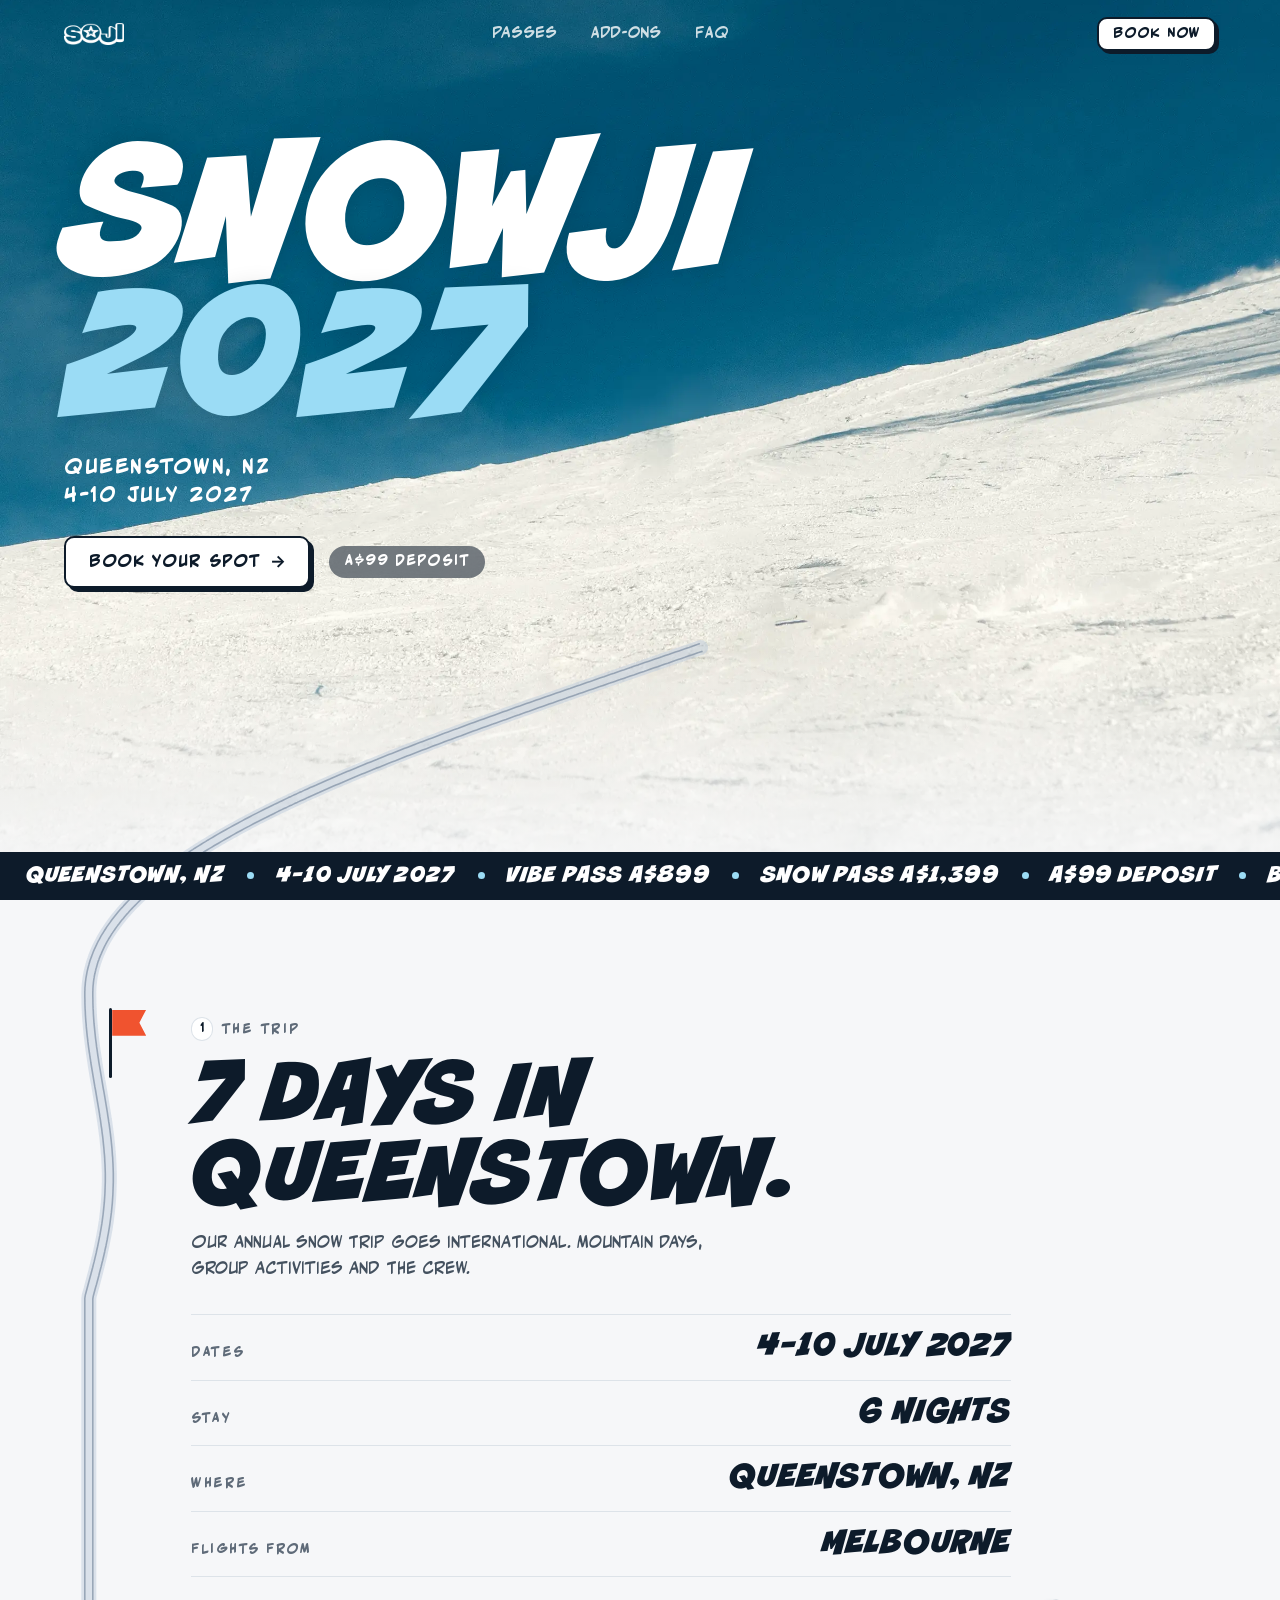
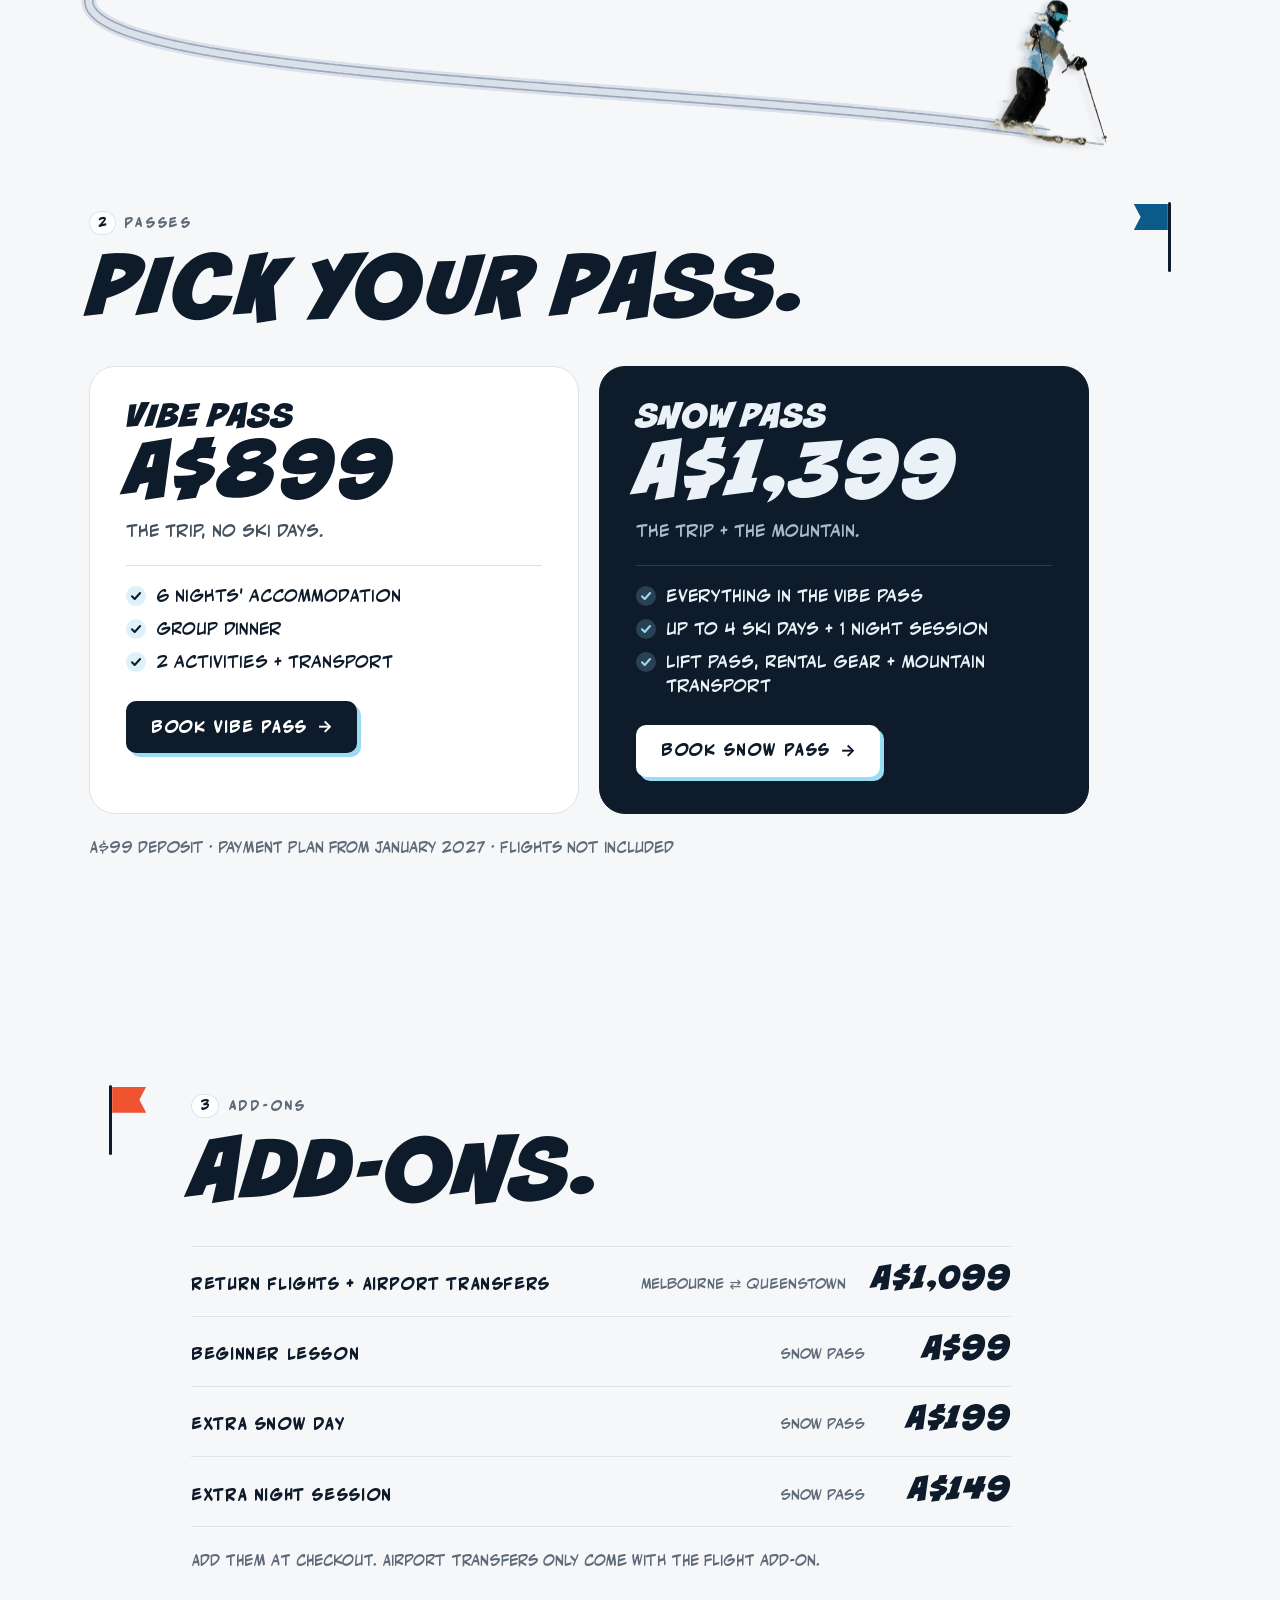
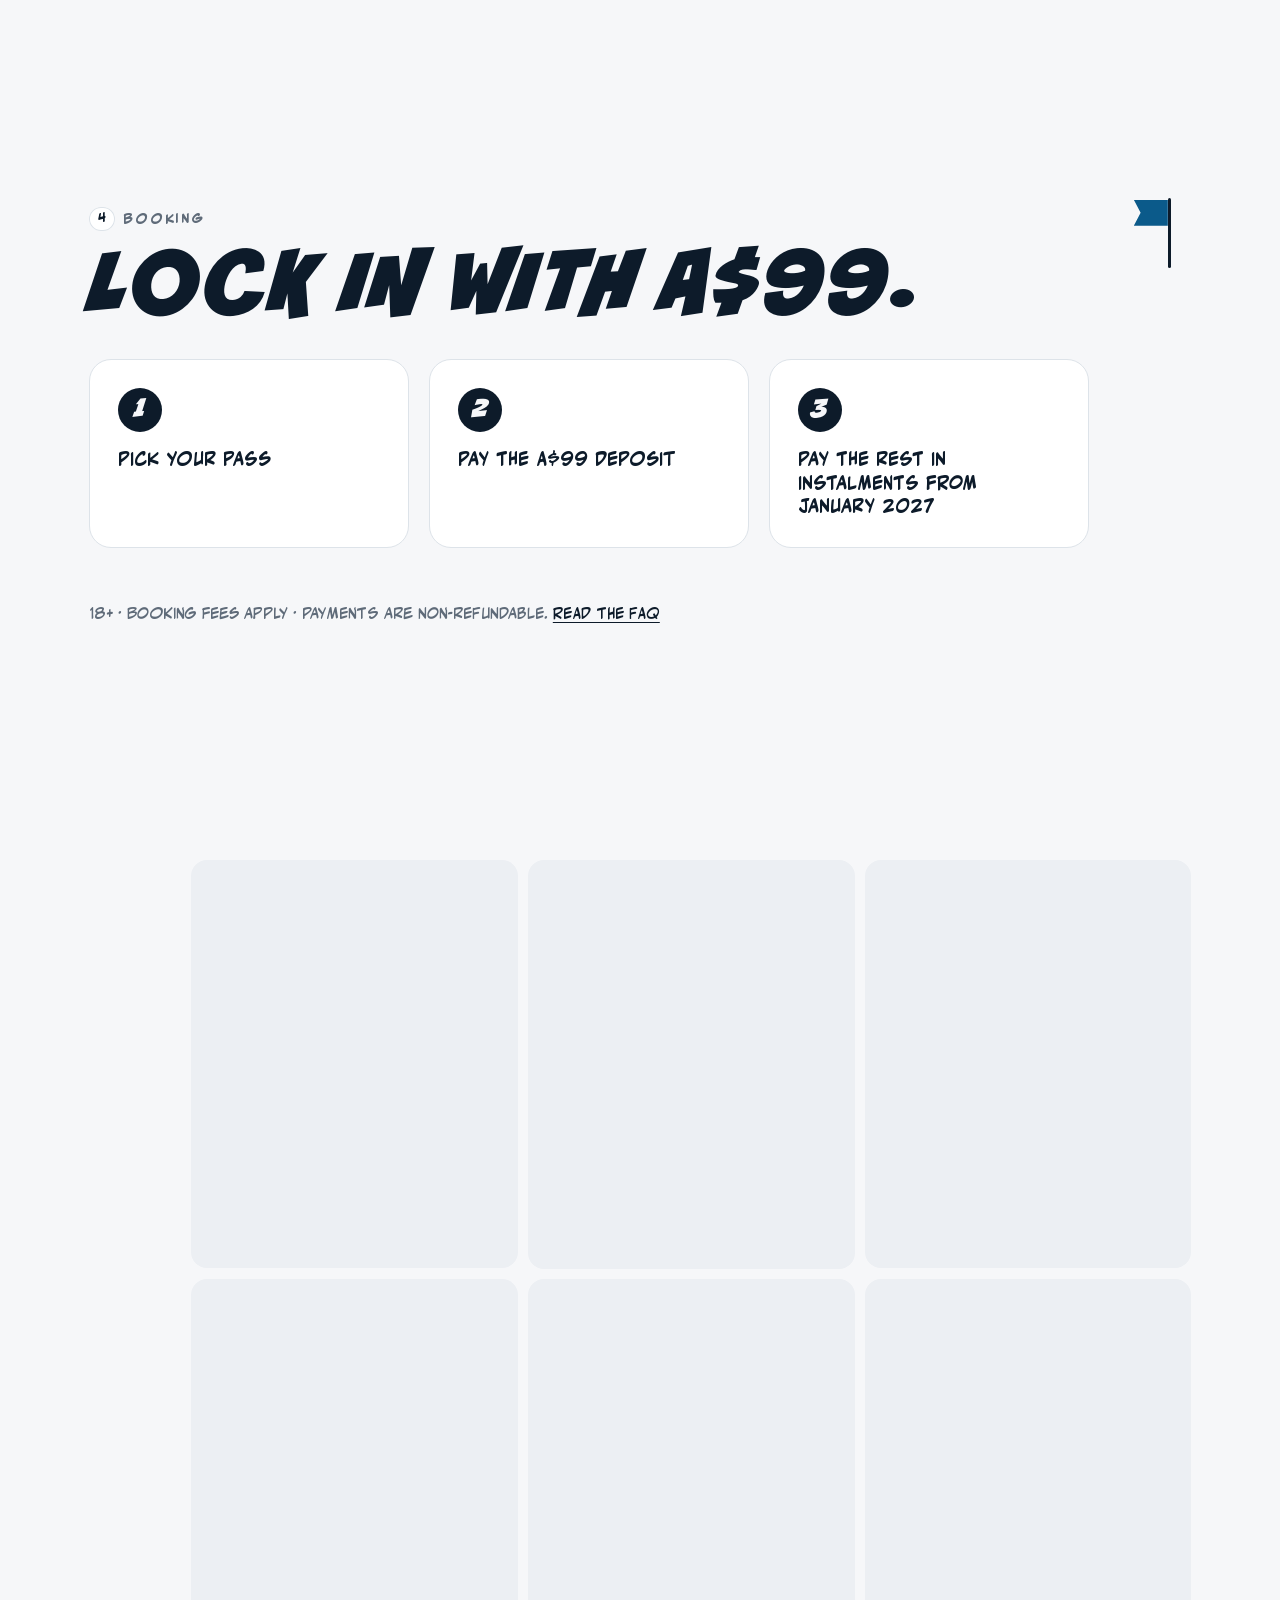
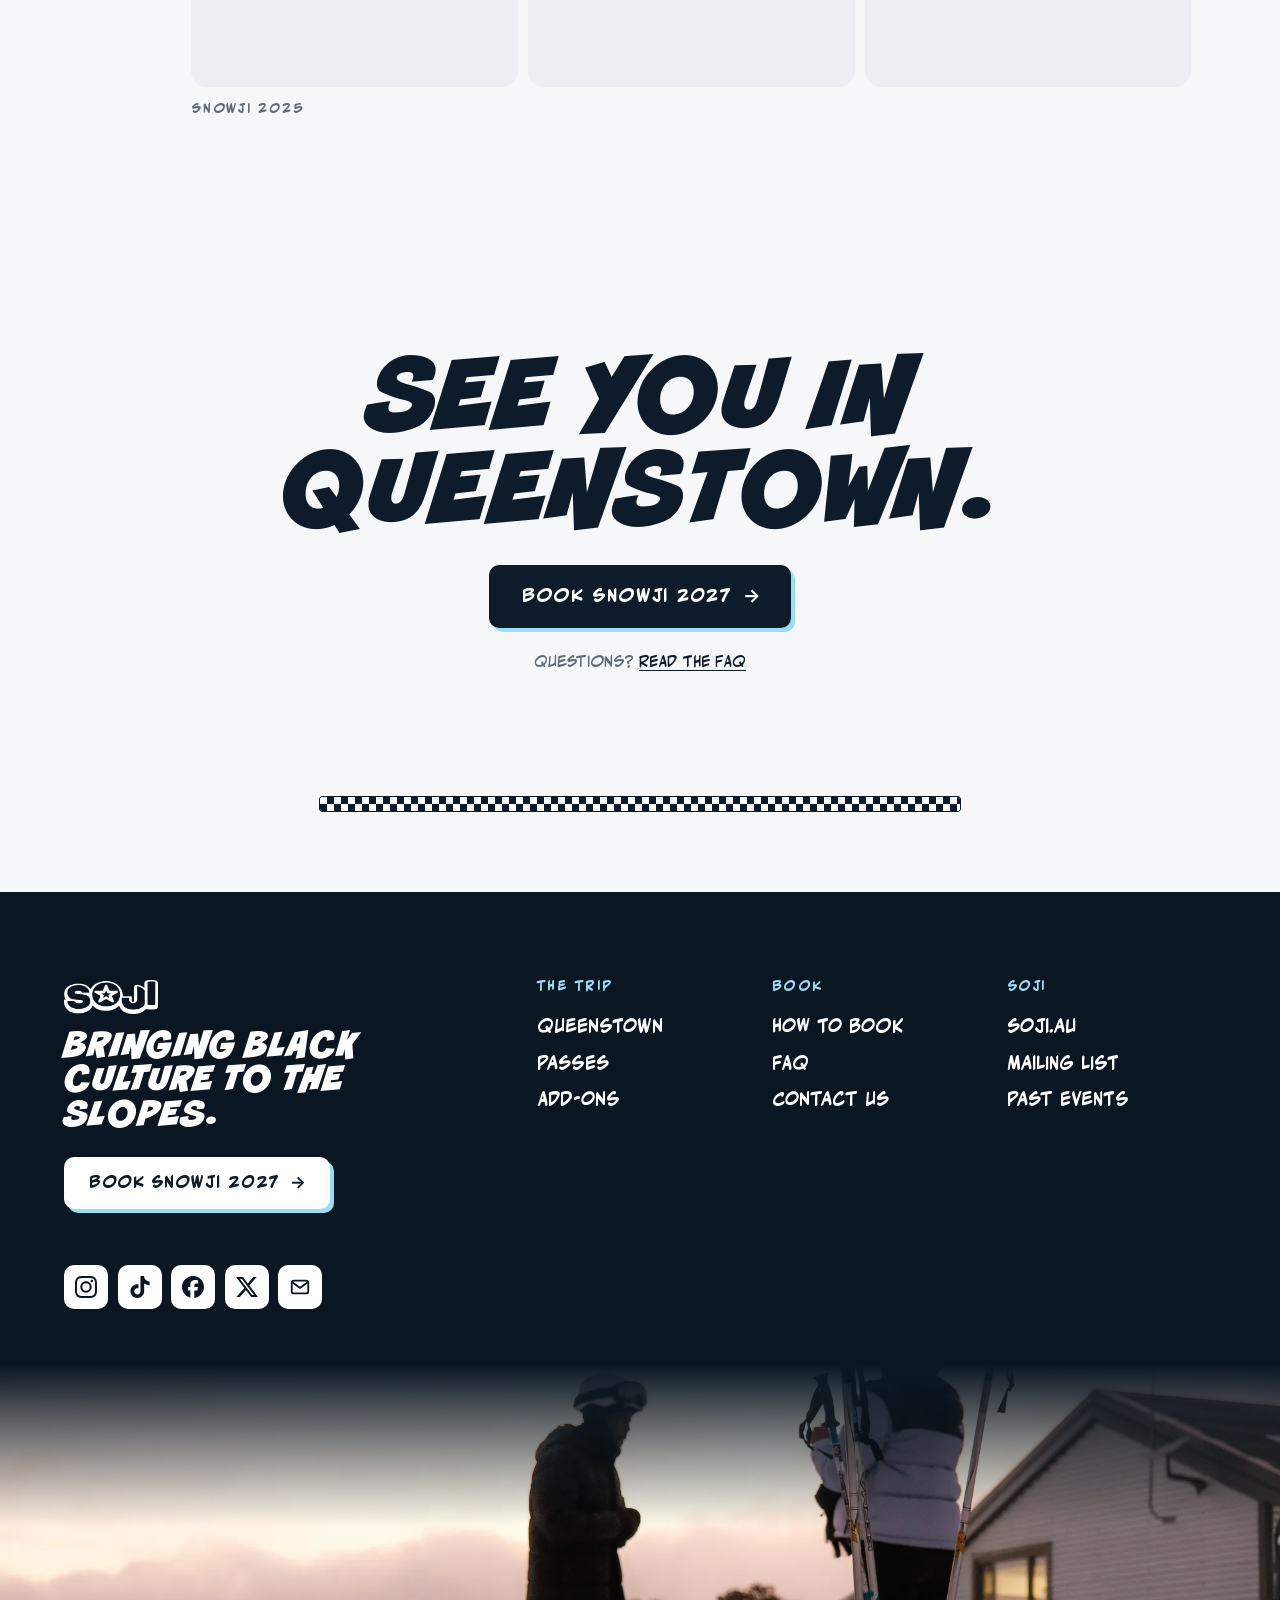
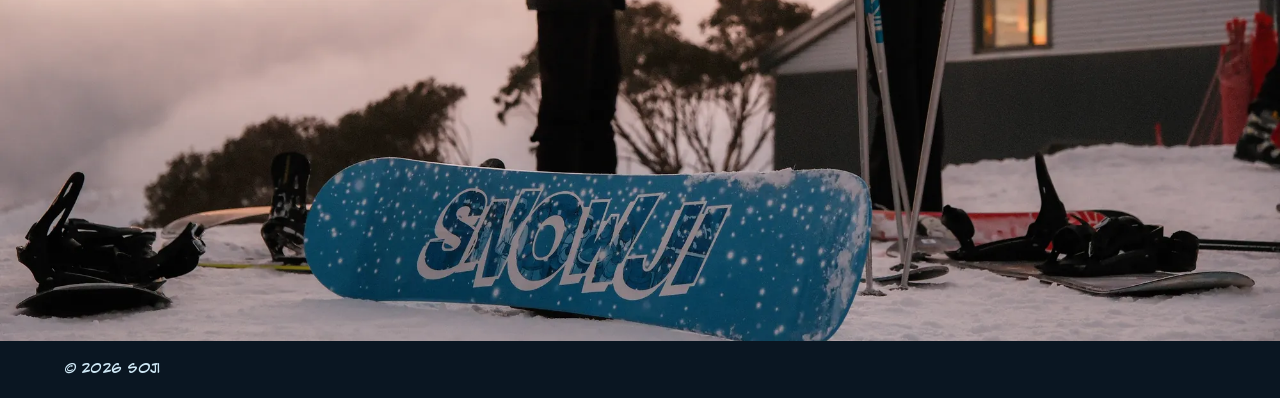
<file: index.html>
<!doctype html>
<html lang="en-AU">
<head>
  <meta charset="utf-8">
  <meta name="viewport" content="width=device-width, initial-scale=1, viewport-fit=cover">
  <title>SNOWJI 2027 · Queenstown, 4–10 July</title>
  <meta name="description" content="SNOWJI 2027: 7 days in Queenstown, New Zealand with SOJI. Vibe Pass A$899, Snow Pass A$1,399. Lock in with an A$99 deposit.">
  <meta name="theme-color" content="#0B4F7C">
  <meta property="og:site_name" content="SOJI">
  <meta property="og:locale" content="en_AU">
  <meta property="og:type" content="website">
  <meta property="og:url" content="https://snowji.soji.au/">
  <meta property="og:title" content="SNOWJI 2027 · Queenstown, 4–10 July">
  <meta property="og:description" content="7 days in Queenstown with the crew. Vibe Pass A$899, Snow Pass A$1,399. Lock in with an A$99 deposit.">
  <meta property="og:image" content="https://snowji.soji.au/assets/img/preview.jpg">
  <meta property="og:image:width" content="1200">
  <meta property="og:image:height" content="630">
  <meta property="og:image:alt" content="SNOWJI 2027 – Queenstown, NZ, 4–10 July 2027. A SNOWJI 2025 skier carving down a snowy slope under a blue sky.">
  <meta name="twitter:card" content="summary_large_image">
  <meta name="twitter:title" content="SNOWJI 2027 · Queenstown, 4–10 July">
  <meta name="twitter:description" content="7 days in Queenstown with the crew. Vibe Pass A$899, Snow Pass A$1,399. Lock in with an A$99 deposit.">
  <meta name="twitter:image" content="https://snowji.soji.au/assets/img/preview.jpg">
  <link rel="canonical" href="https://snowji.soji.au/">
  <link rel="icon" href="data:image/svg+xml,%3Csvg xmlns='http://www.w3.org/2000/svg' viewBox='0 0 64 64'%3E%3Crect width='64' height='64' rx='16' fill='%230D1B2A'/%3E%3Cpath d='M32 12v40M14.7 22l34.6 20M14.7 42l34.6-20' stroke='%23F6F7F9' stroke-width='5' stroke-linecap='round'/%3E%3C/svg%3E">
  <link rel="preconnect" href="https://fonts.googleapis.com">
  <link rel="preconnect" href="https://fonts.gstatic.com" crossorigin>
  <link href="https://fonts.googleapis.com/css2?family=Bangers&family=Inter:wght@400;500;600;700&display=swap" rel="stylesheet">
  <link rel="preload" href="assets/fonts/cc-smash.woff" as="font" type="font/woff" crossorigin>
  <link rel="stylesheet" href="css/styles.css">
  <script>document.documentElement.classList.add('js')</script>
</head>
<body class="home">
  <header class="nav on-photo" id="nav">
    <a class="brand" href="#top" aria-label="SOJI · SNOWJI 2027, back to top">
      <span class="soji-mark" aria-hidden="true"></span>
    </a>
    <nav class="nav-links" aria-label="Sections">
      <a href="#passes">Passes</a>
      <a href="#add-ons">Add-ons</a>
      <a href="faq.html">FAQ</a>
    </nav>
    <a class="btn btn-light btn-sm" href="https://www.wetravel.com/trips/snowji-2027-soji-3534687816" target="_blank" rel="noopener">Book now</a>
  </header>

  <main class="mountain" id="top">
    <!-- trail + rider are drawn by js/main.js -->
    <svg class="trail" aria-hidden="true" focusable="false">
      <path class="trail-groove" d=""/>
      <path class="trail-track" d=""/>
      <path class="trail-track" d=""/>
    </svg>
    <div class="rider" aria-hidden="true"><img src="assets/img/skier.webp" width="592" height="720" alt=""></div>

    <section class="hero" aria-labelledby="hero-title">
      <figure class="hero-photo">
        <img class="hero-clean" src="assets/img/hero-clean-sm.webp" srcset="assets/img/hero-clean-sm.webp 1200w, assets/img/hero-clean.webp 2400w" sizes="100vw" width="2400" height="3600" alt="" decoding="async">
        <img class="hero-full" src="assets/img/hero-sm.webp" srcset="assets/img/hero-sm.webp 1200w, assets/img/hero.webp 2400w" sizes="100vw" width="2400" height="3600" alt="A SNOWJI 2025 skier carving down a white slope under a deep blue sky" fetchpriority="high">
      </figure>
      <div class="hero-copy">
        <h1 id="hero-title">SNOWJI <span>2027</span></h1>
        <p class="hero-meta">Queenstown, NZ<br>4–10 July 2027</p>
        <div class="hero-cta">
          <a class="btn btn-light" href="https://www.wetravel.com/trips/snowji-2027-soji-3534687816" target="_blank" rel="noopener">Book your spot</a>
          <span class="hero-price">A$99 deposit</span>
        </div>
      </div>
      <div class="marquee" aria-hidden="true">
        <div class="marquee-track">
          <span>Queenstown, NZ</span><span>4–10 July 2027</span><span>Vibe Pass A$899</span><span>Snow Pass A$1,399</span><span>A$99 deposit</span><span>Bringing Black culture to the slopes</span>
          <span>Queenstown, NZ</span><span>4–10 July 2027</span><span>Vibe Pass A$899</span><span>Snow Pass A$1,399</span><span>A$99 deposit</span><span>Bringing Black culture to the slopes</span>
        </div>
      </div>
    </section>

    <section class="run" id="trip" data-side="left" aria-labelledby="trip-title">
      <span class="lane"><span class="gate" aria-hidden="true"></span></span>
      <div class="run-body">
        <p class="gate-label"><b>1</b> The trip</p>
        <h2 id="trip-title">7 days in Queenstown.</h2>
        <p class="lede">Our annual snow trip goes international. Mountain days, group activities and the crew.</p>
        <dl class="facts">
          <div><dt>Dates</dt><dd>4–10 July 2027</dd></div>
          <div><dt>Stay</dt><dd>6 nights</dd></div>
          <div><dt>Where</dt><dd>Queenstown, NZ</dd></div>
          <div><dt>Flights from</dt><dd>Melbourne</dd></div>
        </dl>
      </div>
    </section>

    <section class="run" id="passes" data-side="right" aria-labelledby="passes-title">
      <span class="lane"><span class="gate" aria-hidden="true"></span></span>
      <div class="run-body">
        <p class="gate-label"><b>2</b> Passes</p>
        <h2 id="passes-title">Pick your pass.</h2>
        <div class="passes">
          <article class="pass">
            <h3>Vibe Pass</h3>
            <p class="price">A$899</p>
            <p class="pass-tag">The trip, no ski days.</p>
            <ul>
              <li>6 nights' accommodation</li>
              <li>Group dinner</li>
              <li>2 activities + transport</li>
            </ul>
            <a class="btn btn-ink" href="https://www.wetravel.com/trips/snowji-2027-soji-3534687816" target="_blank" rel="noopener">Book Vibe Pass</a>
          </article>
          <article class="pass pass-snow">
            <h3>Snow Pass</h3>
            <p class="price">A$1,399</p>
            <p class="pass-tag">The trip + the mountain.</p>
            <ul>
              <li>Everything in the Vibe Pass</li>
              <li>Up to 4 ski days + 1 night session</li>
              <li>Lift pass, rental gear + mountain transport</li>
            </ul>
            <a class="btn btn-light" href="https://www.wetravel.com/trips/snowji-2027-soji-3534687816" target="_blank" rel="noopener">Book Snow Pass</a>
          </article>
        </div>
        <p class="note">A$99 deposit · Payment plan from January 2027 · Flights not included</p>
      </div>
    </section>

    <section class="run" id="add-ons" data-side="left" aria-labelledby="addons-title">
      <span class="lane"><span class="gate" aria-hidden="true"></span></span>
      <div class="run-body">
        <p class="gate-label"><b>3</b> Add-ons</p>
        <h2 id="addons-title">Add-ons.</h2>
        <ul class="addons">
          <li><span class="ad-name">Return flights + airport transfers</span><span class="ad-for">Melbourne ⇄ Queenstown</span><span class="ad-price">A$1,099</span></li>
          <li><span class="ad-name">Beginner lesson</span><span class="ad-for">Snow Pass</span><span class="ad-price">A$99</span></li>
          <li><span class="ad-name">Extra snow day</span><span class="ad-for">Snow Pass</span><span class="ad-price">A$199</span></li>
          <li><span class="ad-name">Extra night session</span><span class="ad-for">Snow Pass</span><span class="ad-price">A$149</span></li>
        </ul>
        <p class="note">Add them at checkout. Airport transfers only come with the flight add-on.</p>
      </div>
    </section>

    <section class="run" id="booking" data-side="right" aria-labelledby="booking-title">
      <span class="lane"><span class="gate" aria-hidden="true"></span></span>
      <div class="run-body">
        <p class="gate-label"><b>4</b> Booking</p>
        <h2 id="booking-title">Lock in with A$99.</h2>
        <ol class="steps">
          <li>Pick your pass</li>
          <li>Pay the A$99 deposit</li>
          <li>Pay the rest in instalments from January 2027</li>
        </ol>
        <div class="tickets">
          <script src="https://cdn.wetravel.com/widgets/embed_packages.js" id="wetravel_package_listing" data-env="https://www.wetravel.com" data-version="v0.3" data-uid="1511722" data-uuid="3534687816" data-color="0d1b2a" data-text="Book now" data-showreviews="true" async></script>
        </div>
        <p class="note">18+ · Booking fees apply · Payments are non-refundable. <a href="faq.html">Read the FAQ</a></p>
      </div>
    </section>

    <section class="run" id="photos" data-side="left" aria-label="Photos from SNOWJI 2025">
      <span class="lane"></span>
      <div class="run-body">
        <div class="strip" tabindex="0">
          <figure><img src="assets/img/g-huddle.webp" width="1200" height="800" loading="lazy" decoding="async" alt="Friends in helmets and goggles huddled in a circle, shot from below against a blue sky"></figure>
          <figure><img src="assets/img/g-sunset-jump.webp" width="900" height="1350" loading="lazy" decoding="async" alt="Friends jumping and throwing up peace signs, silhouetted against a pink sunset"></figure>
          <figure><img src="assets/img/g-board.webp" width="900" height="1350" loading="lazy" decoding="async" alt="A woman in a cream snowsuit holding a blue SNOWJI snowboard"></figure>
          <figure><img src="assets/img/g-duo.webp" width="900" height="1350" loading="lazy" decoding="async" alt="Two friends in purple and pink ski suits on the slope"></figure>
          <figure><img src="assets/img/g-mates.webp" width="900" height="1350" loading="lazy" decoding="async" alt="Three friends laughing together in the snow"></figure>
          <figure><img src="assets/img/g-night.webp" width="900" height="1352" loading="lazy" decoding="async" alt="Three skiers on the slope during the night session"></figure>
        </div>
        <p class="strip-cap">SNOWJI 2025</p>
      </div>
    </section>

    <section class="run finish" id="book" data-side="right" aria-labelledby="finish-title">
      <span class="lane"></span>
      <div class="finish-body">
        <h2 id="finish-title">See you in Queenstown.</h2>
        <a class="btn btn-ink btn-lg" href="https://www.wetravel.com/trips/snowji-2027-soji-3534687816" target="_blank" rel="noopener">Book SNOWJI 2027</a>
        <p class="note">Questions? <a href="faq.html">Read the FAQ</a></p>
        <div class="finish-line" aria-hidden="true"><span class="finish-point"></span></div>
      </div>
    </section>
  </main>

  <footer class="foot">
    <div class="foot-top">
      <div class="foot-brand">
        <span class="soji-mark" aria-hidden="true"></span>
        <p class="foot-tag">Bringing Black culture to the slopes.</p>
        <a class="btn btn-light" href="https://www.wetravel.com/trips/snowji-2027-soji-3534687816" target="_blank" rel="noopener">Book SNOWJI 2027</a>
      </div>
      <nav class="foot-cols" aria-label="Footer">
        <div>
          <h2>The trip</h2>
          <a href="index.html#trip">Queenstown</a>
          <a href="index.html#passes">Passes</a>
          <a href="index.html#add-ons">Add-ons</a>
        </div>
        <div>
          <h2>Book</h2>
          <a href="index.html#booking">How to book</a>
          <a href="faq.html">FAQ</a>
          <a href="mailto:info@soji.au">Contact us</a>
        </div>
        <div>
          <h2>SOJI</h2>
          <a href="https://www.soji.au/" target="_blank" rel="noopener">soji.au</a>
          <a href="https://www.soji.au/mail" target="_blank" rel="noopener">Mailing list</a>
          <a href="https://www.soji.au/past-events" target="_blank" rel="noopener">Past events</a>
        </div>
      </nav>
    </div>
    <ul class="foot-social">
      <li><a href="https://www.instagram.com/soji.au" target="_blank" rel="noopener" aria-label="SOJI on Instagram"><svg viewBox="0 0 24 24" aria-hidden="true"><path d="M7.0301.084c-1.2768.0602-2.1487.264-2.911.5634-.7888.3075-1.4575.72-2.1228 1.3877-.6652.6677-1.075 1.3368-1.3802 2.127-.2954.7638-.4956 1.6365-.552 2.914-.0564 1.2775-.0689 1.6882-.0626 4.947.0062 3.2586.0206 3.6671.0825 4.9473.061 1.2765.264 2.1482.5635 2.9107.308.7889.72 1.4573 1.388 2.1228.6679.6655 1.3365 1.0743 2.1285 1.38.7632.295 1.6361.4961 2.9134.552 1.2773.056 1.6884.069 4.9462.0627 3.2578-.0062 3.668-.0207 4.9478-.0814 1.28-.0607 2.147-.2652 2.9098-.5633.7889-.3086 1.4578-.72 2.1228-1.3881.665-.6682 1.0745-1.3378 1.3795-2.1284.2957-.7632.4966-1.636.552-2.9124.056-1.2809.0692-1.6898.063-4.948-.0063-3.2583-.021-3.6668-.0817-4.9465-.0607-1.2797-.264-2.1487-.5633-2.9117-.3084-.7889-.72-1.4568-1.3876-2.1228C21.2982 1.33 20.628.9208 19.8378.6165 19.074.321 18.2017.1197 16.9244.0645 15.6471.0093 15.236-.005 11.977.0014 8.718.0076 8.31.0215 7.0301.0839m.1402 21.6932c-1.17-.0509-1.8053-.2453-2.2287-.408-.5606-.216-.96-.4771-1.3819-.895-.422-.4178-.6811-.8186-.9-1.378-.1644-.4234-.3624-1.058-.4171-2.228-.0595-1.2645-.072-1.6442-.079-4.848-.007-3.2037.0053-3.583.0607-4.848.05-1.169.2456-1.805.408-2.2282.216-.5613.4762-.96.895-1.3816.4188-.4217.8184-.6814 1.3783-.9003.423-.1651 1.0575-.3614 2.227-.4171 1.2655-.06 1.6447-.072 4.848-.079 3.2033-.007 3.5835.005 4.8495.0608 1.169.0508 1.8053.2445 2.228.408.5608.216.96.4754 1.3816.895.4217.4194.6816.8176.9005 1.3787.1653.4217.3617 1.056.4169 2.2263.0602 1.2655.0739 1.645.0796 4.848.0058 3.203-.0055 3.5834-.061 4.848-.051 1.17-.245 1.8055-.408 2.2294-.216.5604-.4763.96-.8954 1.3814-.419.4215-.8181.6811-1.3783.9-.4224.1649-1.0577.3617-2.2262.4174-1.2656.0595-1.6448.072-4.8493.079-3.2045.007-3.5825-.006-4.848-.0608M16.953 5.5864A1.44 1.44 0 1 0 18.39 4.144a1.44 1.44 0 0 0-1.437 1.4424M5.8385 12.012c.0067 3.4032 2.7706 6.1557 6.173 6.1493 3.4026-.0065 6.157-2.7701 6.1506-6.1733-.0065-3.4032-2.771-6.1565-6.174-6.1498-3.403.0067-6.156 2.771-6.1496 6.1738M8 12.0077a4 4 0 1 1 4.008 3.9921A3.9996 3.9996 0 0 1 8 12.0077" fill="currentColor"/></svg></a></li>
      <li><a href="https://www.tiktok.com/@soji.au" target="_blank" rel="noopener" aria-label="SOJI on TikTok"><svg viewBox="0 0 24 24" aria-hidden="true"><path d="M12.525.02c1.31-.02 2.61-.01 3.91-.02.08 1.53.63 3.09 1.75 4.17 1.12 1.11 2.7 1.62 4.24 1.79v4.03c-1.44-.05-2.89-.35-4.2-.97-.57-.26-1.1-.59-1.62-.93-.01 2.92.01 5.84-.02 8.75-.08 1.4-.54 2.79-1.35 3.94-1.31 1.92-3.58 3.17-5.91 3.21-1.43.08-2.86-.31-4.08-1.03-2.02-1.19-3.44-3.37-3.65-5.71-.02-.5-.03-1-.01-1.49.18-1.9 1.12-3.72 2.58-4.96 1.66-1.44 3.98-2.13 6.15-1.72.02 1.48-.04 2.96-.04 4.44-.99-.32-2.15-.23-3.02.37-.63.41-1.11 1.04-1.36 1.75-.21.51-.15 1.07-.14 1.61.24 1.64 1.82 3.02 3.5 2.87 1.12-.01 2.19-.66 2.77-1.61.19-.33.4-.67.41-1.06.1-1.79.06-3.57.07-5.36.01-4.03-.01-8.05.02-12.07z" fill="currentColor"/></svg></a></li>
      <li><a href="https://www.facebook.com/soji.au" target="_blank" rel="noopener" aria-label="SOJI on Facebook"><svg viewBox="0 0 24 24" aria-hidden="true"><path d="M9.101 23.691v-7.98H6.627v-3.667h2.474v-1.58c0-4.085 1.848-5.978 5.858-5.978.401 0 .955.042 1.468.103a8.68 8.68 0 0 1 1.141.195v3.325a8.623 8.623 0 0 0-.653-.036 26.805 26.805 0 0 0-.733-.009c-.707 0-1.259.096-1.675.309a1.686 1.686 0 0 0-.679.622c-.258.42-.374.995-.374 1.752v1.297h3.919l-.386 2.103-.287 1.564h-3.246v8.245C19.396 23.238 24 18.179 24 12.044c0-6.627-5.373-12-12-12s-12 5.373-12 12c0 5.628 3.874 10.35 9.101 11.647Z" fill="currentColor"/></svg></a></li>
      <li><a href="https://twitter.com/soji_au" target="_blank" rel="noopener" aria-label="SOJI on X"><svg viewBox="0 0 24 24" aria-hidden="true"><path d="M18.901 1.153h3.68l-8.04 9.19L24 22.846h-7.406l-5.8-7.584-6.638 7.584H.474l8.6-9.83L0 1.154h7.594l5.243 6.932ZM17.61 20.644h2.039L6.486 3.24H4.298Z" fill="currentColor"/></svg></a></li>
      <li><a href="mailto:info@soji.au" aria-label="Email SOJI"><svg viewBox="0 0 24 24" aria-hidden="true"><rect x="3" y="5" width="18" height="14" rx="2.5" fill="none" stroke="currentColor" stroke-width="2"/><path d="M4 7l8 6 8-6" fill="none" stroke="currentColor" stroke-width="2" stroke-linejoin="round"/></svg></a></li>
    </ul>
    <div class="foot-photo" aria-hidden="true">
      <img src="assets/img/foot-sunset-sm.webp" srcset="assets/img/foot-sunset-sm.webp 1000w, assets/img/foot-sunset.webp 2000w" sizes="100vw" width="2000" height="1333" alt="" loading="lazy" decoding="async">
    </div>
    <div class="foot-bar">
      <span>© 2026 SOJI</span>
    </div>
  </footer>

  <canvas class="powder" aria-hidden="true"></canvas>
  <script src="js/main.js" defer></script>
  <script src="js/book.js" defer></script>
  <script src="https://cdn.wetravel.com/widgets/embed_checkout.js" defer></script>
</body>
</html>
</file>
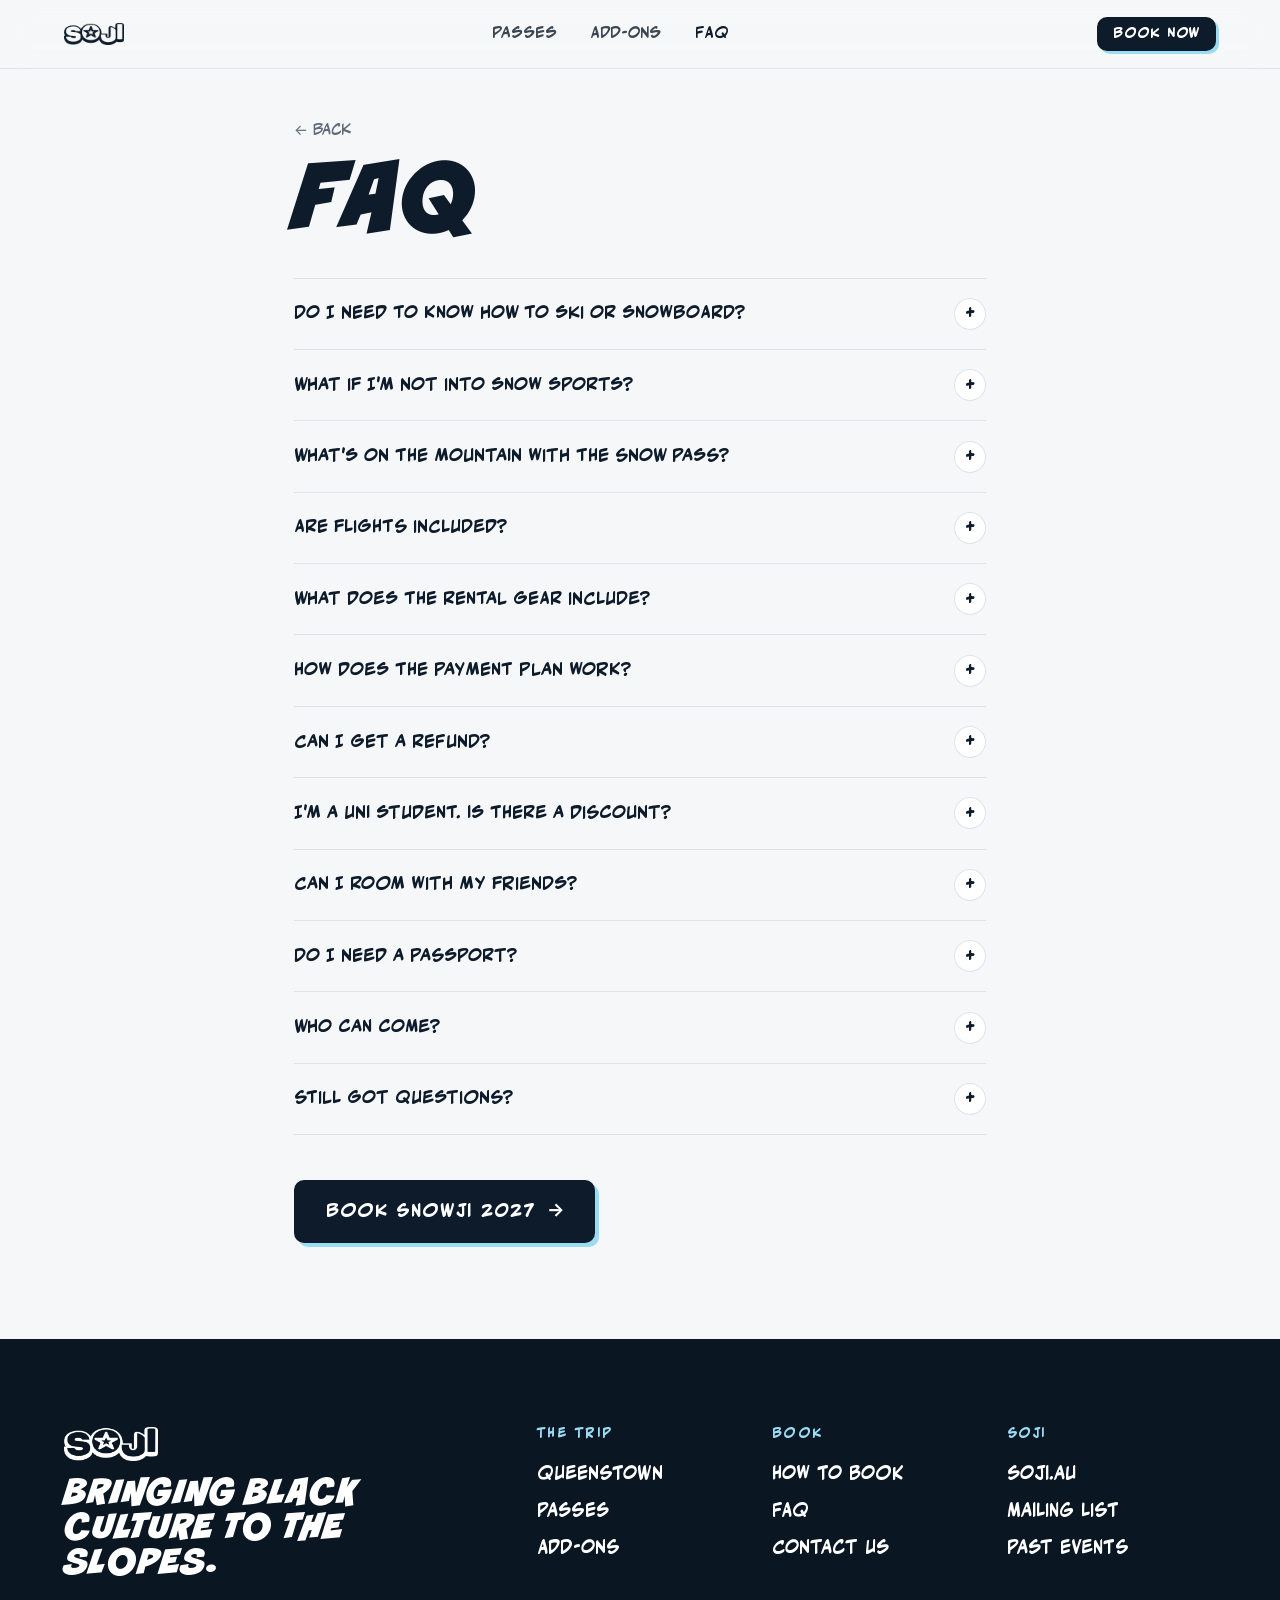
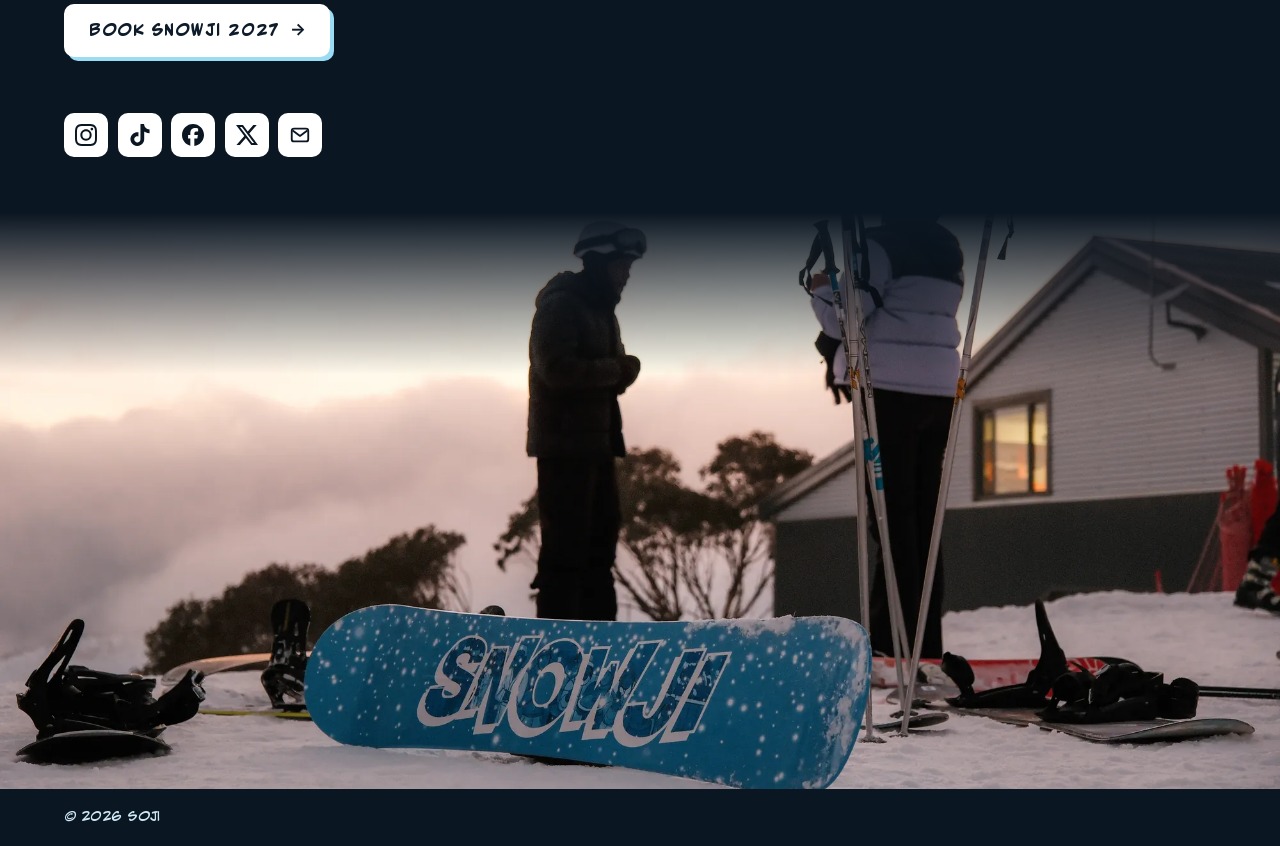
<file: faq.html>
<!doctype html>
<html lang="en-AU">
<head>
  <meta charset="utf-8">
  <meta name="viewport" content="width=device-width, initial-scale=1, viewport-fit=cover">
  <title>FAQ · SNOWJI 2027</title>
  <meta name="description" content="Everything you need to know about SNOWJI 2027 in Queenstown: passes, flights, payments, gear and more.">
  <meta name="theme-color" content="#F6F7F9">
  <meta property="og:site_name" content="SOJI">
  <meta property="og:locale" content="en_AU">
  <meta property="og:type" content="website">
  <meta property="og:url" content="https://snowji.soji.au/faq.html">
  <meta property="og:title" content="FAQ · SNOWJI 2027">
  <meta property="og:description" content="Passes, flights, payments, gear and more for SNOWJI 2027 in Queenstown, 4–10 July.">
  <meta property="og:image" content="https://snowji.soji.au/assets/img/preview.jpg">
  <meta property="og:image:width" content="1200">
  <meta property="og:image:height" content="630">
  <meta property="og:image:alt" content="SNOWJI 2027 – Queenstown, NZ, 4–10 July 2027. A SNOWJI 2025 skier carving down a snowy slope under a blue sky.">
  <meta name="twitter:card" content="summary_large_image">
  <meta name="twitter:title" content="FAQ · SNOWJI 2027">
  <meta name="twitter:description" content="Passes, flights, payments, gear and more for SNOWJI 2027 in Queenstown, 4–10 July.">
  <meta name="twitter:image" content="https://snowji.soji.au/assets/img/preview.jpg">
  <link rel="canonical" href="https://snowji.soji.au/faq.html">
  <link rel="icon" href="data:image/svg+xml,%3Csvg xmlns='http://www.w3.org/2000/svg' viewBox='0 0 64 64'%3E%3Crect width='64' height='64' rx='16' fill='%230D1B2A'/%3E%3Cpath d='M32 12v40M14.7 22l34.6 20M14.7 42l34.6-20' stroke='%23F6F7F9' stroke-width='5' stroke-linecap='round'/%3E%3C/svg%3E">
  <link rel="preconnect" href="https://fonts.googleapis.com">
  <link rel="preconnect" href="https://fonts.gstatic.com" crossorigin>
  <link href="https://fonts.googleapis.com/css2?family=Bangers&family=Inter:wght@400;500;600;700&display=swap" rel="stylesheet">
  <link rel="preload" href="assets/fonts/cc-smash.woff" as="font" type="font/woff" crossorigin>
  <link rel="stylesheet" href="css/styles.css">
</head>
<body class="page">
  <header class="nav scrolled" id="nav">
    <a class="brand" href="index.html" aria-label="SNOWJI 2027 home">
      <span class="soji-mark" aria-hidden="true"></span>
    </a>
    <nav class="nav-links" aria-label="Sections">
      <a href="index.html#passes">Passes</a>
      <a href="index.html#add-ons">Add-ons</a>
      <a href="faq.html" aria-current="page">FAQ</a>
    </nav>
    <a class="btn btn-ink btn-sm" href="https://www.wetravel.com/trips/snowji-2027-soji-3534687816" target="_blank" rel="noopener">Book now</a>
  </header>

  <main class="faq-page">
    <a class="back" href="index.html">← Back</a>
    <h1>FAQ</h1>

    <div class="faq">
      <details>
        <summary>Do I need to know how to ski or snowboard?</summary>
        <p>No. SNOWJI is for first-timers through to pros. If you're new, add the A$99 beginner lesson to your Snow Pass.</p>
      </details>
      <details>
        <summary>What if I'm not into snow sports?</summary>
        <p>Get the Vibe Pass: six nights' accommodation, the group dinner and two activities in Queenstown, without the ski days.</p>
      </details>
      <details>
        <summary>What's on the mountain with the Snow Pass?</summary>
        <p>Up to four ski days plus one night skiing session at Coronet Peak, with lift passes, rental gear and mountain transport.</p>
      </details>
      <details>
        <summary>Are flights included?</summary>
        <p>No. Return flights from Melbourne with Air New Zealand are an optional add-on (A$1,099, with a separate A$99 deposit). It includes a 23 kg checked bag, 7 kg carry-on and return airport coach transfers in Queenstown. You can book your own flights, but airport transfers only come with our flight add-on.</p>
      </details>
      <details>
        <summary>What does the rental gear include?</summary>
        <p>Skiing: skis, ski boots, poles and a helmet. Snowboarding: a snowboard with bindings, snowboard boots and a helmet. Snow jackets, pants, gloves and goggles aren't included.</p>
      </details>
      <details>
        <summary>How does the payment plan work?</summary>
        <p>Pay the A$99 deposit to lock in your spot. Instalments start in January 2027, or you can pay in full at any time. Pay by BECS direct debit to avoid extra transaction fees. Booking fees apply.</p>
      </details>
      <details>
        <summary>Can I get a refund?</summary>
        <p>All payments are non-refundable, including if there's no snow or the lifts aren't running. Once you've chosen a package, it can't be changed. We strongly recommend travel insurance.</p>
      </details>
      <details>
        <summary>I'm a uni student. Is there a discount?</summary>
        <p>Let us know you're an Australian or New Zealand university student at checkout. If a discount is available, we'll email you the details.</p>
      </details>
      <details>
        <summary>Can I room with my friends?</summary>
        <p>You can list up to three preferred roommates at checkout. We'll do our best, but requests can't be guaranteed.</p>
      </details>
      <details>
        <summary>Do I need a passport?</summary>
        <p>Yes, a valid passport. If you're booking our flights, make sure the name you give us matches your passport.</p>
      </details>
      <details>
        <summary>Who can come?</summary>
        <p>SNOWJI is 18+. Wheelchair-accessible options are available, so get in touch.</p>
      </details>
      <details>
        <summary>Still got questions?</summary>
        <p>Email <a href="mailto:info@soji.au">info@soji.au</a> or DM <a href="https://instagram.com/soji.au" target="_blank" rel="noopener">@soji.au</a> on Instagram.</p>
      </details>
    </div>

    <a class="btn btn-ink btn-lg" href="https://www.wetravel.com/trips/snowji-2027-soji-3534687816" target="_blank" rel="noopener">Book SNOWJI 2027</a>
  </main>

  <footer class="foot">
    <div class="foot-top">
      <div class="foot-brand">
        <span class="soji-mark" aria-hidden="true"></span>
        <p class="foot-tag">Bringing Black culture to the slopes.</p>
        <a class="btn btn-light" href="https://www.wetravel.com/trips/snowji-2027-soji-3534687816" target="_blank" rel="noopener">Book SNOWJI 2027</a>
      </div>
      <nav class="foot-cols" aria-label="Footer">
        <div>
          <h2>The trip</h2>
          <a href="index.html#trip">Queenstown</a>
          <a href="index.html#passes">Passes</a>
          <a href="index.html#add-ons">Add-ons</a>
        </div>
        <div>
          <h2>Book</h2>
          <a href="index.html#booking">How to book</a>
          <a href="faq.html">FAQ</a>
          <a href="mailto:info@soji.au">Contact us</a>
        </div>
        <div>
          <h2>SOJI</h2>
          <a href="https://www.soji.au/" target="_blank" rel="noopener">soji.au</a>
          <a href="https://www.soji.au/mail" target="_blank" rel="noopener">Mailing list</a>
          <a href="https://www.soji.au/past-events" target="_blank" rel="noopener">Past events</a>
        </div>
      </nav>
    </div>
    <ul class="foot-social">
      <li><a href="https://www.instagram.com/soji.au" target="_blank" rel="noopener" aria-label="SOJI on Instagram"><svg viewBox="0 0 24 24" aria-hidden="true"><path d="M7.0301.084c-1.2768.0602-2.1487.264-2.911.5634-.7888.3075-1.4575.72-2.1228 1.3877-.6652.6677-1.075 1.3368-1.3802 2.127-.2954.7638-.4956 1.6365-.552 2.914-.0564 1.2775-.0689 1.6882-.0626 4.947.0062 3.2586.0206 3.6671.0825 4.9473.061 1.2765.264 2.1482.5635 2.9107.308.7889.72 1.4573 1.388 2.1228.6679.6655 1.3365 1.0743 2.1285 1.38.7632.295 1.6361.4961 2.9134.552 1.2773.056 1.6884.069 4.9462.0627 3.2578-.0062 3.668-.0207 4.9478-.0814 1.28-.0607 2.147-.2652 2.9098-.5633.7889-.3086 1.4578-.72 2.1228-1.3881.665-.6682 1.0745-1.3378 1.3795-2.1284.2957-.7632.4966-1.636.552-2.9124.056-1.2809.0692-1.6898.063-4.948-.0063-3.2583-.021-3.6668-.0817-4.9465-.0607-1.2797-.264-2.1487-.5633-2.9117-.3084-.7889-.72-1.4568-1.3876-2.1228C21.2982 1.33 20.628.9208 19.8378.6165 19.074.321 18.2017.1197 16.9244.0645 15.6471.0093 15.236-.005 11.977.0014 8.718.0076 8.31.0215 7.0301.0839m.1402 21.6932c-1.17-.0509-1.8053-.2453-2.2287-.408-.5606-.216-.96-.4771-1.3819-.895-.422-.4178-.6811-.8186-.9-1.378-.1644-.4234-.3624-1.058-.4171-2.228-.0595-1.2645-.072-1.6442-.079-4.848-.007-3.2037.0053-3.583.0607-4.848.05-1.169.2456-1.805.408-2.2282.216-.5613.4762-.96.895-1.3816.4188-.4217.8184-.6814 1.3783-.9003.423-.1651 1.0575-.3614 2.227-.4171 1.2655-.06 1.6447-.072 4.848-.079 3.2033-.007 3.5835.005 4.8495.0608 1.169.0508 1.8053.2445 2.228.408.5608.216.96.4754 1.3816.895.4217.4194.6816.8176.9005 1.3787.1653.4217.3617 1.056.4169 2.2263.0602 1.2655.0739 1.645.0796 4.848.0058 3.203-.0055 3.5834-.061 4.848-.051 1.17-.245 1.8055-.408 2.2294-.216.5604-.4763.96-.8954 1.3814-.419.4215-.8181.6811-1.3783.9-.4224.1649-1.0577.3617-2.2262.4174-1.2656.0595-1.6448.072-4.8493.079-3.2045.007-3.5825-.006-4.848-.0608M16.953 5.5864A1.44 1.44 0 1 0 18.39 4.144a1.44 1.44 0 0 0-1.437 1.4424M5.8385 12.012c.0067 3.4032 2.7706 6.1557 6.173 6.1493 3.4026-.0065 6.157-2.7701 6.1506-6.1733-.0065-3.4032-2.771-6.1565-6.174-6.1498-3.403.0067-6.156 2.771-6.1496 6.1738M8 12.0077a4 4 0 1 1 4.008 3.9921A3.9996 3.9996 0 0 1 8 12.0077" fill="currentColor"/></svg></a></li>
      <li><a href="https://www.tiktok.com/@soji.au" target="_blank" rel="noopener" aria-label="SOJI on TikTok"><svg viewBox="0 0 24 24" aria-hidden="true"><path d="M12.525.02c1.31-.02 2.61-.01 3.91-.02.08 1.53.63 3.09 1.75 4.17 1.12 1.11 2.7 1.62 4.24 1.79v4.03c-1.44-.05-2.89-.35-4.2-.97-.57-.26-1.1-.59-1.62-.93-.01 2.92.01 5.84-.02 8.75-.08 1.4-.54 2.79-1.35 3.94-1.31 1.92-3.58 3.17-5.91 3.21-1.43.08-2.86-.31-4.08-1.03-2.02-1.19-3.44-3.37-3.65-5.71-.02-.5-.03-1-.01-1.49.18-1.9 1.12-3.72 2.58-4.96 1.66-1.44 3.98-2.13 6.15-1.72.02 1.48-.04 2.96-.04 4.44-.99-.32-2.15-.23-3.02.37-.63.41-1.11 1.04-1.36 1.75-.21.51-.15 1.07-.14 1.61.24 1.64 1.82 3.02 3.5 2.87 1.12-.01 2.19-.66 2.77-1.61.19-.33.4-.67.41-1.06.1-1.79.06-3.57.07-5.36.01-4.03-.01-8.05.02-12.07z" fill="currentColor"/></svg></a></li>
      <li><a href="https://www.facebook.com/soji.au" target="_blank" rel="noopener" aria-label="SOJI on Facebook"><svg viewBox="0 0 24 24" aria-hidden="true"><path d="M9.101 23.691v-7.98H6.627v-3.667h2.474v-1.58c0-4.085 1.848-5.978 5.858-5.978.401 0 .955.042 1.468.103a8.68 8.68 0 0 1 1.141.195v3.325a8.623 8.623 0 0 0-.653-.036 26.805 26.805 0 0 0-.733-.009c-.707 0-1.259.096-1.675.309a1.686 1.686 0 0 0-.679.622c-.258.42-.374.995-.374 1.752v1.297h3.919l-.386 2.103-.287 1.564h-3.246v8.245C19.396 23.238 24 18.179 24 12.044c0-6.627-5.373-12-12-12s-12 5.373-12 12c0 5.628 3.874 10.35 9.101 11.647Z" fill="currentColor"/></svg></a></li>
      <li><a href="https://twitter.com/soji_au" target="_blank" rel="noopener" aria-label="SOJI on X"><svg viewBox="0 0 24 24" aria-hidden="true"><path d="M18.901 1.153h3.68l-8.04 9.19L24 22.846h-7.406l-5.8-7.584-6.638 7.584H.474l8.6-9.83L0 1.154h7.594l5.243 6.932ZM17.61 20.644h2.039L6.486 3.24H4.298Z" fill="currentColor"/></svg></a></li>
      <li><a href="mailto:info@soji.au" aria-label="Email SOJI"><svg viewBox="0 0 24 24" aria-hidden="true"><rect x="3" y="5" width="18" height="14" rx="2.5" fill="none" stroke="currentColor" stroke-width="2"/><path d="M4 7l8 6 8-6" fill="none" stroke="currentColor" stroke-width="2" stroke-linejoin="round"/></svg></a></li>
    </ul>
    <div class="foot-photo" aria-hidden="true">
      <img src="assets/img/foot-sunset-sm.webp" srcset="assets/img/foot-sunset-sm.webp 1000w, assets/img/foot-sunset.webp 2000w" sizes="100vw" width="2000" height="1333" alt="" loading="lazy" decoding="async">
    </div>
    <div class="foot-bar">
      <span>© 2026 SOJI</span>
    </div>
  </footer>
  <script src="js/book.js" defer></script>
  <script src="https://cdn.wetravel.com/widgets/embed_checkout.js" defer></script>
</body>
</html>
</file>
<file: css/styles.css>
/* SNOWJI 2027 */
@font-face { font-family: "CC Smash"; src: url(../assets/fonts/cc-smash.woff) format("woff"); font-display: swap; }
@font-face { font-family: "CC Mighty Mouth"; src: url(../assets/fonts/cc-mighty-mouth.woff) format("woff"); font-display: swap; }
:root {
  --snow: #F6F7F9;
  --snow-2: #ECEFF3;
  --card: #FFFFFF;
  --ink: #0D1B2A;
  --ink-2: #44515F;
  --ink-3: #5F6B79;
  --line: #DDE3E9;
  --flare: #F0532F;
  --sky: #0B5A8A;
  --ice: #9BDCF5;
  --ice-2: #DCF1FA;

  --lane: clamp(64px, 13vw, 210px);
  --gutter: clamp(20px, 5vw, 72px);
  --pad: clamp(88px, 13vh, 150px);
  --radius: 22px;
  --nav-h: 68px;

  /* Headings: CC Smash. Text: CC Mighty Mouth (self-hosted below). Bangers/Inter only fill missing glyphs (· →). */
  --display: "CC Smash", "Bangers", "Impact", ui-sans-serif, system-ui, sans-serif;
  --body: "CC Mighty Mouth", "Inter", ui-sans-serif, system-ui, -apple-system, "Segoe UI", sans-serif;
  color-scheme: light;
}

*, *::before, *::after { box-sizing: border-box; }
html { -webkit-text-size-adjust: 100%; scroll-behavior: smooth; scroll-padding-top: var(--nav-h); }
body { margin: 0; background: var(--snow); color: var(--ink); font: 400 1.0625rem/1.6 var(--body); -webkit-font-smoothing: antialiased; overflow-x: clip; }
img { display: block; max-width: 100%; height: auto; }
a { color: inherit; }
p, ul, ol, figure, dl, dd { margin: 0; }
h1, h2, h3 { margin: 0; font-family: var(--display); font-weight: 400; line-height: 1; letter-spacing: .02em; text-transform: uppercase; }
h2 { font-size: clamp(2.8rem, 6.4vw, 5rem); text-wrap: balance; }
h3 { letter-spacing: .03em; }
:focus-visible { outline: 3px solid var(--flare); outline-offset: 3px; border-radius: 6px; }

/* Buttons */
/* Buttons: a solid block with a hard offset shadow (comic-panel feel) and an arrow that slides on hover.
   Pressing pushes the block into its shadow. */
.btn {
  --shadow: var(--ink);
  display: inline-flex; align-items: center; justify-content: center; gap: .65em;
  font: 700 .95rem/1 var(--body); letter-spacing: .06em; text-transform: uppercase;
  padding: 1.05em 1.35em 1.05em 1.5em; border-radius: 10px; border: 2px solid var(--ink);
  text-decoration: none; white-space: nowrap;
  box-shadow: 4px 4px 0 var(--shadow);
  transition: transform .15s ease, box-shadow .15s ease, background-color .2s ease;
}
.btn::after { content: "\2192"; font-size: 1.1em; transition: transform .2s ease; }
.btn:hover { transform: translate(-1px, -1px); box-shadow: 6px 6px 0 var(--shadow); }
.btn:hover::after { transform: translateX(4px); }
.btn:active { transform: translate(3px, 3px); box-shadow: 1px 1px 0 var(--shadow); }
.btn-ink { background: var(--ink); color: #fff; --shadow: var(--ice); }
.btn-light { background: #fff; color: var(--ink); }
.btn-sm { padding: .7em 1em .7em 1.1em; font-size: .8rem; box-shadow: 3px 3px 0 var(--shadow); }
.btn-sm::after { display: none; }
.btn-lg { padding: 1.2em 1.6em 1.2em 1.8em; font-size: 1.05rem; }

/* WeTravel only opens checkout when the click lands on the button itself, not on text inside it */
.wtrvl-checkout_button * { pointer-events: none; }

/* Nav */
.nav {
  position: fixed; inset: 0 0 auto 0; z-index: 50; height: var(--nav-h);
  display: flex; align-items: center; justify-content: space-between; gap: 1rem;
  padding: 0 var(--gutter);
  color: var(--ink);
  transition: background-color .3s ease, box-shadow .3s ease, color .3s ease;
}
.nav.on-photo { color: #fff; }
.nav.scrolled { color: var(--ink); background: rgba(246, 247, 249, .88); -webkit-backdrop-filter: blur(14px); backdrop-filter: blur(14px); box-shadow: 0 1px 0 var(--line); }
.nav.on-photo:not(.scrolled) .btn-light { background: #fff; color: var(--ink); }
.nav.scrolled .btn-light { background: var(--ink); color: #fff; --shadow: var(--ice); }
.brand { display: flex; align-items: center; gap: .8rem; text-decoration: none; }
.soji-mark {
  display: block; width: 60px; height: 22px; background: currentColor;
  -webkit-mask: url(../assets/img/soji-logo.png) left center / contain no-repeat;
  mask: url(../assets/img/soji-logo.png) left center / contain no-repeat;
}
.brand-event { font: 400 1.15rem/1 var(--display); letter-spacing: .05em; padding-left: .8rem; border-left: 1.5px solid currentColor; opacity: .95; }
.nav-links { display: flex; gap: clamp(1.2rem, 2.6vw, 2.4rem); font-size: .94rem; font-weight: 500; }
.nav-links a { text-decoration: none; opacity: .8; transition: opacity .2s; }
.nav-links a:hover, .nav-links a[aria-current] { opacity: 1; }

/* ── Trail + rider ─────────────────────────────────── */
.mountain { position: relative; isolation: isolate; }
.trail { position: absolute; top: 0; left: 0; width: 100%; height: 100%; pointer-events: none; z-index: 0; overflow: visible; }
.trail path { fill: none; stroke-linecap: round; stroke-linejoin: round; }
.trail-groove { stroke: rgba(196, 208, 222, .55); stroke-width: 15; }
.trail-track { stroke: rgba(90, 110, 136, .5); stroke-width: 1.6; }
.rider { position: absolute; top: 0; left: 0; z-index: 6; pointer-events: none; visibility: hidden; will-change: transform; transform-origin: 56.37% 89.18%; filter: drop-shadow(-10px 4px 5px rgba(40, 60, 90, .16)); }
.rider img { width: 100%; height: auto; transform-origin: 56.37% 89.18%; will-change: transform; }
.powder { position: fixed; inset: 0; width: 100%; height: 100%; pointer-events: none; z-index: 5; }

.run { position: relative; padding-block: var(--pad); }
.run[data-side="left"] { padding-left: var(--lane); padding-right: var(--gutter); }
.run[data-side="right"] { padding-right: var(--lane); padding-left: var(--gutter); }
.lane { position: absolute; top: calc(var(--pad) * .8); bottom: calc(var(--pad) * .8); width: var(--lane); pointer-events: none; }
.run[data-side="left"] > .lane { left: 0; }
.run[data-side="right"] > .lane { right: 0; }
.run-body { position: relative; z-index: 1; max-width: 1000px; margin-inline: auto; }

.gate { --flag: var(--flare); position: absolute; top: calc(var(--pad) * .12); width: 3px; height: 70px; border-radius: 2px; background: var(--ink); }
.run:nth-of-type(odd) .gate { --flag: var(--sky); }
.run[data-side="left"] .gate { left: calc(50% + 26px); }
.run[data-side="right"] .gate { right: calc(50% + 26px); }
.gate::after { content: ""; position: absolute; top: 2px; left: 3px; width: 34px; height: 26px; background: var(--flag); clip-path: polygon(0 0, 100% 0, 80% 50%, 100% 100%, 0 100%); transform-origin: 0 50%; }
.run[data-side="right"] .gate::after { left: auto; right: 3px; transform-origin: 100% 50%; clip-path: polygon(0 0, 100% 0, 100% 100%, 0 100%, 20% 50%); }
.gate.passed::after { animation: flap 1.1s cubic-bezier(.3, .7, .3, 1); }
@keyframes flap { 20% { transform: scaleX(.55) skewY(-10deg); } 45% { transform: scaleX(1.08) skewY(5deg); } 70% { transform: scaleX(.92) skewY(-2deg); } }

/* ── Hero ─────────────────────────────────────────── */
.hero { position: relative; height: 100svh; min-height: 580px; }
.hero-photo { position: absolute; inset: 0; z-index: -1; overflow: hidden; background: var(--sky); }
.hero-photo img { position: absolute; inset: 0; width: 100%; height: 100%; max-width: none; object-fit: cover; object-position: 52% 43%; }
.hero-photo.handed-off .hero-full { visibility: hidden; }
.hero-photo::after { content: ""; position: absolute; inset: auto 0 0 0; height: 28%; background: linear-gradient(rgba(246, 247, 249, 0), var(--snow)); }
.hero-copy { position: relative; padding: calc(var(--nav-h) + clamp(28px, 9vh, 96px)) var(--gutter) 0; color: #fff; }
.hero h1 { font-size: clamp(4.6rem, 13vw, 11rem); line-height: .86; letter-spacing: .015em; text-shadow: 0 2px 24px rgba(0, 0, 0, .12); }
.hero h1 span { color: var(--ice); }
.hero-meta { margin-top: 1.2rem; font: 700 clamp(1rem, 1.5vw, 1.2rem)/1.45 var(--body); letter-spacing: .08em; text-transform: uppercase; }
.hero-cta { display: flex; flex-wrap: wrap; align-items: center; gap: .8rem 1.2rem; margin-top: 1.6rem; }
.hero-price { font: 700 .82rem/1 var(--body); letter-spacing: .08em; text-transform: uppercase; color: #fff; padding: .75em 1.1em; border-radius: 999px; background: rgba(13, 27, 42, .55); -webkit-backdrop-filter: blur(8px); backdrop-filter: blur(8px); }

/* ── Sections ─────────────────────────────────────── */
.gate-label { display: flex; align-items: center; gap: .7em; margin-bottom: 1rem; font: 700 .78rem/1 var(--body); letter-spacing: .14em; text-transform: uppercase; color: var(--ink-3); }
.gate-label b { font: 700 .74rem/1 var(--body); letter-spacing: 0; color: var(--ink); padding: .5em .75em; border-radius: 999px; background: var(--card); box-shadow: inset 0 0 0 1px var(--line); }
.lede { margin-top: .9rem; font-size: 1rem; color: var(--ink-2); max-width: 34em; }
.note { margin-top: 1.4rem; font-size: .92rem; color: var(--ink-3); }
.note a { color: var(--ink); text-underline-offset: 3px; }

.facts { margin-top: 2rem; border-top: 1px solid var(--line); max-width: 820px; }
.facts > div { display: flex; align-items: baseline; justify-content: space-between; gap: 1.5rem; padding: 1.05rem 0; border-bottom: 1px solid var(--line); }

.facts dt { font-size: .78rem; letter-spacing: .12em; text-transform: uppercase; color: var(--ink-3); font-weight: 700; }
.facts dd { font: 400 clamp(1.5rem, 2.4vw, 1.9rem)/1 var(--display); letter-spacing: .03em; text-transform: uppercase; text-align: right; }

.passes { display: grid; grid-template-columns: repeat(2, minmax(0, 1fr)); gap: clamp(12px, 2vw, 20px); margin-top: 2.2rem; }
.pass { background: var(--card); border: 1px solid var(--line); border-radius: 26px; padding: clamp(22px, 3vw, 36px); }
.pass h3 { font-size: clamp(1.6rem, 2.4vw, 2rem); }
.price { margin-top: .4rem; font: 400 clamp(3.2rem, 5.6vw, 4.6rem)/.95 var(--display); letter-spacing: .02em; }
.pass-tag { margin-top: .6rem; color: var(--ink-2); }
.pass ul { list-style: none; padding: 1.2rem 0 0; margin-top: 1.2rem; border-top: 1px solid var(--line); display: grid; gap: .6rem; }
.pass li { display: grid; grid-template-columns: 20px 1fr; gap: .65rem; line-height: 1.4; }
.pass li::before { content: ""; width: 20px; height: 20px; margin-top: 1px; border-radius: 50%; background: var(--ice-2) url("data:image/svg+xml,%3Csvg xmlns='http://www.w3.org/2000/svg' viewBox='0 0 20 20'%3E%3Cpath d='M6 10.3l2.7 2.7 5.4-6' fill='none' stroke='%230D1B2A' stroke-width='2' stroke-linecap='round' stroke-linejoin='round'/%3E%3C/svg%3E") center / 20px no-repeat; }
.pass-snow { background: var(--ink); color: #EAF2F8; border-color: var(--ink); }
.pass-snow .btn-light { border-color: #fff; --shadow: var(--ice); }
.foot .btn-light { border-color: #fff; --shadow: var(--ice); }
.hero .btn-light { --shadow: var(--ink); }
.pass-snow .pass-tag { color: #A9BACB; }
.pass-snow ul { border-color: rgba(255, 255, 255, .14); }
.pass-snow li::before { background-color: rgba(155, 220, 245, .2); background-image: url("data:image/svg+xml,%3Csvg xmlns='http://www.w3.org/2000/svg' viewBox='0 0 20 20'%3E%3Cpath d='M6 10.3l2.7 2.7 5.4-6' fill='none' stroke='%239BDCF5' stroke-width='2' stroke-linecap='round' stroke-linejoin='round'/%3E%3C/svg%3E"); }

.addons { list-style: none; padding: 0; margin-top: 2rem; border-top: 1px solid var(--line); max-width: 820px; }
.addons li { display: grid; grid-template-columns: minmax(0, 1fr) auto auto; align-items: baseline; gap: .4rem 1.6rem; padding: 1.15rem 0; border-bottom: 1px solid var(--line); }
.ad-name { font-weight: 700; text-transform: uppercase; letter-spacing: .04em; font-size: .95rem; }
.ad-for { font-size: .88rem; color: var(--ink-3); }
.ad-price { font: 400 clamp(1.5rem, 2.4vw, 1.9rem)/1 var(--display); letter-spacing: .03em; min-width: 5.5ch; text-align: right; }

.steps { list-style: none; padding: 0; counter-reset: s; display: grid; grid-template-columns: repeat(3, minmax(0, 1fr)); gap: clamp(12px, 2vw, 20px); margin-top: 2rem; }
.steps li { counter-increment: s; background: var(--card); border: 1px solid var(--line); border-radius: var(--radius); padding: clamp(20px, 2.4vw, 28px); font-weight: 600; line-height: 1.4; }
.steps li::before { content: counter(s); display: grid; place-items: center; width: 44px; height: 44px; margin-bottom: 1rem; border-radius: 50%; background: var(--ink); color: var(--snow); font: 400 1.5rem/1 var(--display); }

.strip { display: grid; grid-template-columns: repeat(3, minmax(0, 1fr)); gap: 10px; }
.strip figure { aspect-ratio: 4 / 5; border-radius: 16px; overflow: hidden; background: var(--snow-2); }
.strip img { width: 100%; height: 100%; object-fit: cover; }
.strip-cap { margin-top: .8rem; font-size: .78rem; letter-spacing: .14em; text-transform: uppercase; color: var(--ink-3); font-weight: 600; }

/* Finish */
.finish.run { padding: var(--pad) var(--lane) clamp(56px, 9vh, 96px); text-align: center; }
.finish > .lane { bottom: calc(clamp(56px, 9vh, 96px) + 16px + 140px); }
.finish-body { position: relative; z-index: 1; display: flex; flex-direction: column; align-items: center; gap: 1.4rem; }
.finish h2 { font-size: clamp(3rem, 7.4vw, 6rem); }
.finish .note { margin-top: 0; }
.finish-line { position: relative; width: min(640px, 100%); height: 14px; margin-top: 100px; background: repeating-conic-gradient(var(--ink) 0 25%, var(--card) 0 50%) 0 0 / 14px 14px; border-radius: 3px; box-shadow: 0 0 0 1px var(--ink); }
.finish-point { position: absolute; left: 76%; top: -4px; width: 1px; height: 1px; }
.finish.arrived .finish-line { animation: thud .6s cubic-bezier(.3, .7, .3, 1); }
@keyframes thud { 30% { transform: scaleY(.6); } }

/* Footer */
/* Footer: dark band, link columns, socials, illustrated range with the wordmark behind it */
.foot { position: relative; background: #0A1622; color: #fff; padding: clamp(48px, 7vw, 88px) var(--gutter) 0; overflow: hidden; }
.foot-top { position: relative; z-index: 1; max-width: 1180px; margin: 0 auto; display: grid; grid-template-columns: minmax(0, 1fr) minmax(0, 1.6fr); gap: 2.4rem 3rem; }
.foot .soji-mark { width: 96px; height: 34px; }
.foot-tag { margin: 1rem 0 1.4rem; font: 400 clamp(1.6rem, 2.6vw, 2.1rem)/1.05 var(--display); letter-spacing: .03em; text-transform: uppercase; max-width: 16ch; }
.foot-cols { display: grid; grid-template-columns: repeat(3, minmax(0, 1fr)); gap: 1.6rem; }
.foot-cols h2 { font: 700 .78rem/1 var(--body); letter-spacing: .12em; text-transform: uppercase; color: var(--ice); margin-bottom: 1rem; }
.foot-cols a { display: block; padding: .3rem 0; text-decoration: none; font-weight: 600; color: #fff; }
.foot-cols a:hover { color: var(--ice); }
.foot-social { position: relative; z-index: 1; list-style: none; padding: 0; max-width: 1180px; margin: clamp(32px, 5vw, 56px) auto 0; display: flex; gap: .6rem; }
.foot-social a { display: grid; place-items: center; width: 44px; height: 44px; border-radius: 10px; background: #fff; color: #0A1622; transition: transform .2s ease, background-color .2s ease; }
.foot-social a:hover { transform: translateY(-2px); background: var(--ice); }
.foot-social svg { width: 22px; height: 22px; }
.foot-photo { position: relative; margin: clamp(32px, 5vw, 56px) calc(-1 * var(--gutter)) 0; height: clamp(240px, 45vw, 680px); overflow: hidden; }
.foot-photo img { width: 100%; height: 100%; max-width: none; object-fit: cover; object-position: 50% 90%; }
.foot-photo::before { content: ""; position: absolute; inset: 0; z-index: 1; background: linear-gradient(#0A1622 0%, rgba(10, 22, 34, 0) 28%); }
.foot-bar { position: relative; z-index: 1; display: flex; flex-wrap: wrap; justify-content: space-between; gap: .5rem 1.5rem; margin: 0 calc(-1 * var(--gutter)); padding: 18px var(--gutter); background: #0A1622; font-size: .82rem; color: #CFE8F6; }
.page .foot { margin-top: 0; }

/* Info strip along the bottom of the hero */
.marquee { position: absolute; left: 0; right: 0; bottom: 0; z-index: 2; overflow: hidden; background: var(--ink); color: #fff; padding: 14px 0; }
.marquee-track { display: flex; width: max-content; animation: marquee 38s linear infinite; }
.marquee-track span { font: 400 clamp(1.15rem, 1.6vw, 1.4rem)/1 var(--display); letter-spacing: .06em; text-transform: uppercase; white-space: nowrap; padding: 0 1.6rem; position: relative; }
.marquee-track span::after { content: ""; position: absolute; right: -4px; top: 50%; width: 7px; height: 7px; margin-top: -3.5px; border-radius: 50%; background: var(--ice); }
@keyframes marquee { to { transform: translateX(-50%); } }

/* Pass buttons and the live WeTravel packages widget */
.pass .btn { margin-top: 1.6rem; }
.tickets { margin-top: clamp(20px, 3vw, 32px); display: flex; justify-content: center; }
.tickets iframe { width: 100% !important; max-width: 800px; border-radius: 20px; background: var(--card); box-shadow: 0 24px 60px -36px rgba(13, 27, 42, .45); }


/* FAQ page */
.faq-page { max-width: 820px; margin: 0 auto; padding: calc(var(--nav-h) + 48px) var(--gutter) 96px; }
.back { font-size: .92rem; color: var(--ink-3); text-decoration: none; }
.back:hover { color: var(--ink); }
.faq-page h1 { margin: 1rem 0 2rem; font-size: clamp(3.4rem, 8vw, 5.4rem); }
.faq { border-top: 1px solid var(--line); margin-bottom: 2.8rem; }
.faq details { border-bottom: 1px solid var(--line); }
.faq summary { list-style: none; cursor: pointer; display: flex; justify-content: space-between; align-items: center; gap: 1rem; padding: 1.2rem 0; font-weight: 600; font-size: 1.05rem; }
.faq summary::-webkit-details-marker { display: none; }
.faq summary::after { content: "+"; flex: none; width: 32px; height: 32px; display: grid; place-items: center; border-radius: 50%; background: var(--card); box-shadow: inset 0 0 0 1px var(--line); font: 500 1.2rem/1 var(--body); transition: transform .25s ease; }
.faq details[open] summary::after { transform: rotate(45deg); }
.faq details p { padding: 0 0 1.3rem; color: var(--ink-2); max-width: 40em; }
.faq details a { color: var(--ink); text-underline-offset: 3px; }

/* ── Responsive ───────────────────────────────────── */
@media (max-width: 860px) {
  /* Phones: only FAQ stays in the header, beside Book now */
  .nav-links { margin-left: auto; }
  .nav-links a:not([href$="faq.html"]) { display: none; }
  .nav-links a { opacity: 1; font-weight: 700; text-transform: uppercase; letter-spacing: .06em; font-size: .85rem; }
  /* Dates can drift onto the snow on tall phones: give them the same dark pill as the deposit */
  .hero-meta { display: inline-block; padding: .55em .9em; border-radius: 12px; background: rgba(13, 27, 42, .55); -webkit-backdrop-filter: blur(8px); backdrop-filter: blur(8px); }
  .passes, .steps { grid-template-columns: 1fr; }
  .steps li { display: flex; align-items: center; gap: 1rem; }
  .steps li::before { margin: 0; flex: none; }
  .strip { grid-template-columns: none; grid-auto-flow: column; grid-auto-columns: 62%; overflow-x: auto; scroll-snap-type: x mandatory; padding-bottom: 4px; }
  .strip figure { scroll-snap-align: start; }
  .foot-top { grid-template-columns: 1fr; }
}
@media (max-width: 640px) {
  :root { --lane: 54px; --gutter: 18px; --pad: 76px; --nav-h: 60px; }
  body { font-size: 1rem; }
  .brand-event { font-size: 1rem; }
  .hero h1 { font-size: 22vw; }
  .hero h1 span { display: block; }
  /* Keep the button and price clear of the skier: sit them on the snow above the strip */
  .hero-copy { position: static; }
  .hero-cta { position: absolute; left: var(--gutter); right: var(--gutter); bottom: 78px; margin: 0; }
  .soji-mark { width: 50px; height: 18px; }
  .gate { height: 42px; width: 2px; top: calc(var(--pad) * .1); }
  .run[data-side="left"] .gate { left: calc(50% + 6px); }
  .run[data-side="right"] .gate { right: calc(50% + 6px); }
  .gate::after { width: 16px; height: 14px; left: 2px; }
  .run[data-side="right"] .gate::after { right: 2px; }
  .trail-groove { stroke-width: 9; }
  .trail-track { stroke-width: 1.2; }
  .addons li { grid-template-columns: minmax(0, 1fr) auto; }
  .ad-for { grid-column: 1; grid-row: 2; }
  .ad-price { grid-column: 2; grid-row: 1 / span 2; align-self: center; }
  .finish-line { width: 100%; }
  .foot-cols { grid-template-columns: 1fr 1fr; }
  .tickets { margin: 24px calc(-1 * var(--lane)) 0 calc(-1 * var(--gutter)); }
  .tickets iframe { border-radius: 0; box-shadow: none; }
}

@media (prefers-reduced-motion: reduce) {
  html { scroll-behavior: auto; }
  .gate.passed::after, .finish.arrived .finish-line, .marquee-track { animation: none; }
  .btn { transition: none; }
}
</file>
